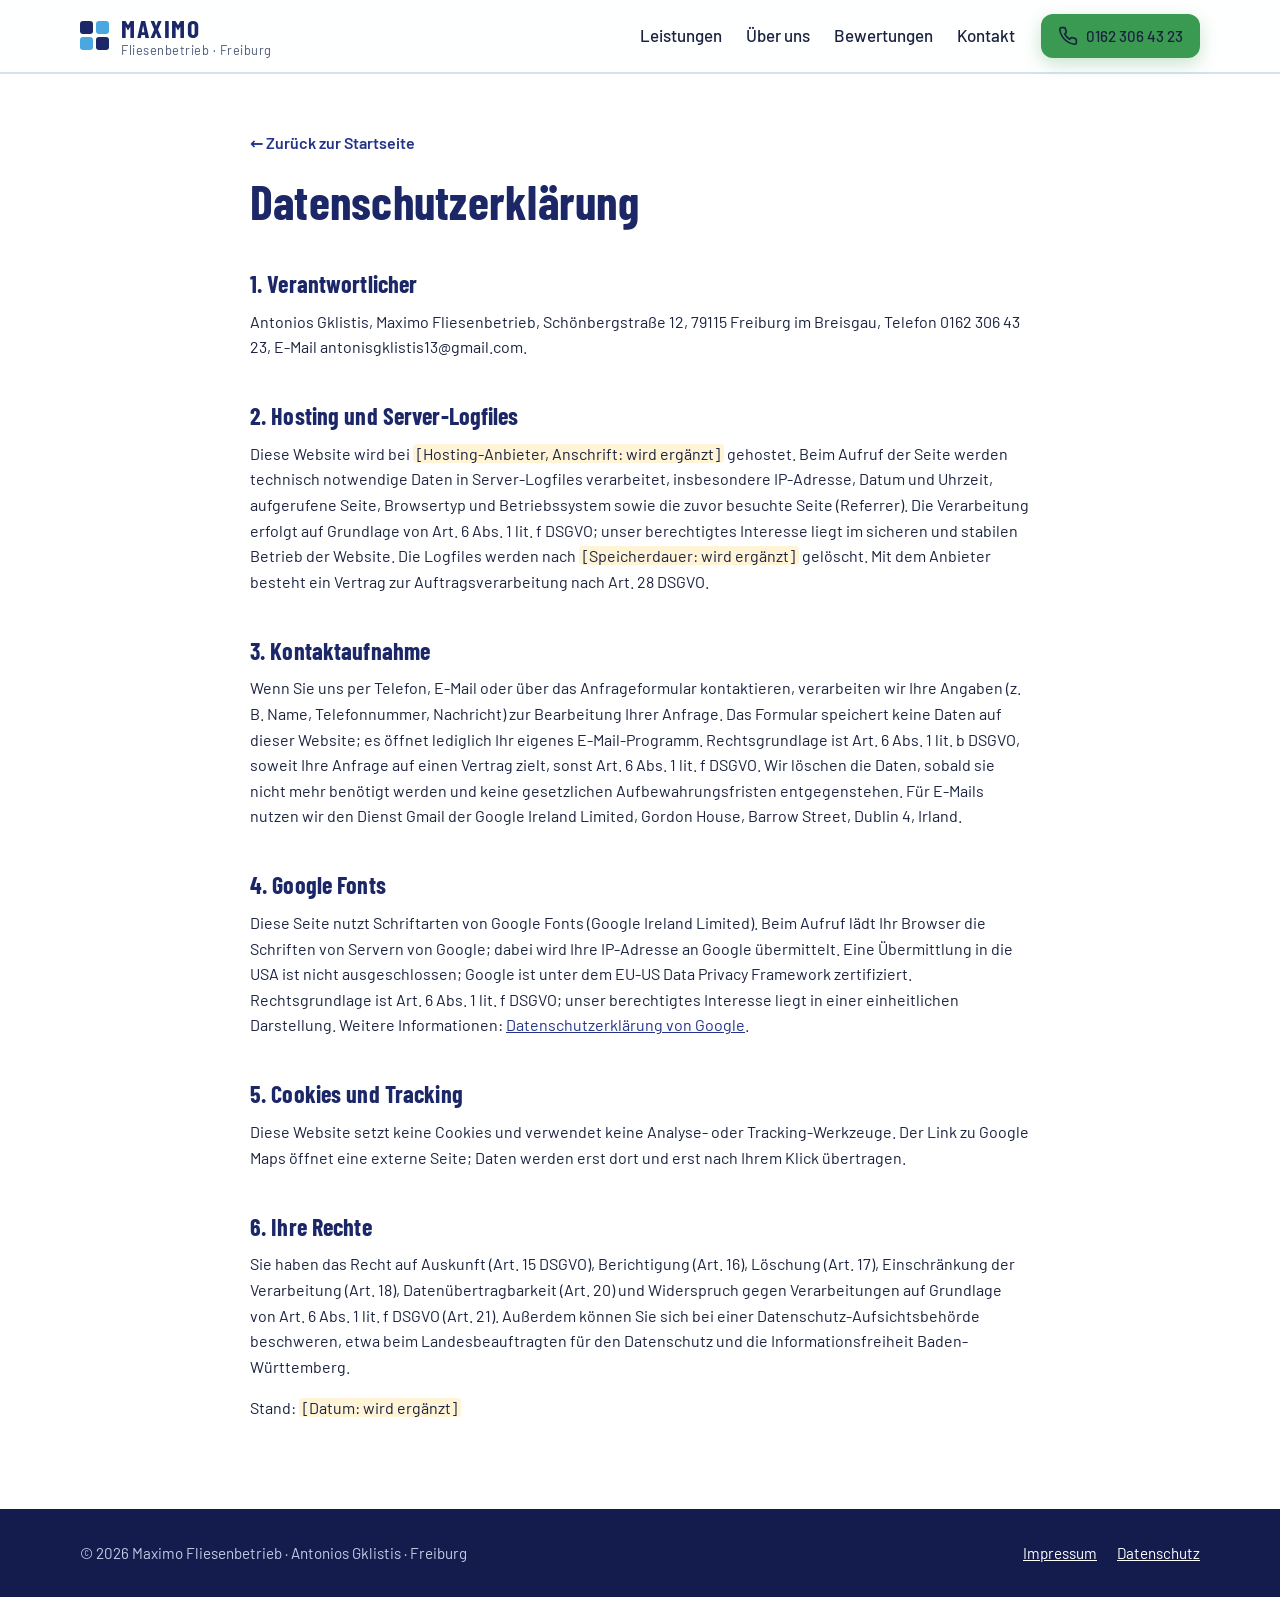
<file: datenschutz.html>
<!doctype html>
<html lang="de">
<head>
<meta charset="utf-8">
<meta name="viewport" content="width=device-width, initial-scale=1">
<title>Datenschutzerklärung – Maximo Fliesenbetrieb Freiburg</title>
<meta name="robots" content="noindex, follow">
<meta name="theme-color" content="#1b2766">
<link rel="preconnect" href="https://fonts.googleapis.com">
<link rel="preconnect" href="https://fonts.gstatic.com" crossorigin>
<link href="https://fonts.googleapis.com/css2?family=Barlow+Condensed:wght@600;700&family=Barlow:wght@400;500;600&display=swap" rel="stylesheet">
<link rel="icon" href="data:image/svg+xml,%3Csvg xmlns='http://www.w3.org/2000/svg' viewBox='0 0 32 32'%3E%3Crect width='15' height='15' rx='2' fill='%231b2766'/%3E%3Crect x='17' width='15' height='15' rx='2' fill='%234aa8e0'/%3E%3Crect y='17' width='15' height='15' rx='2' fill='%234aa8e0'/%3E%3Crect x='17' y='17' width='15' height='15' rx='2' fill='%231b2766'/%3E%3C/svg%3E">
<link rel="stylesheet" href="assets/style.css">
</head>
<body>
<a class="skip" href="#inhalt">Zum Inhalt springen</a>

<header class="header">
  <div class="wrap">
    <a class="brand" href="index.html" aria-label="Maximo Fliesenbetrieb – zur Startseite">
      <span class="brand-mark" aria-hidden="true"><span></span><span></span><span></span><span></span></span>
      <span class="brand-text"><span class="brand-name">MAXIMO</span><span class="brand-sub">Fliesenbetrieb · Freiburg</span></span>
    </a>
    <nav class="nav" aria-label="Hauptnavigation">
      <ul>
        <li><a href="index.html#leistungen">Leistungen</a></li>
        <li><a href="index.html#ueber-uns">Über uns</a></li>
        <li><a href="index.html#bewertungen">Bewertungen</a></li>
        <li><a href="index.html#kontakt">Kontakt</a></li>
      </ul>
      <a class="btn btn-cta btn-small header-phone" href="tel:+491623064323">
        <svg viewBox="0 0 24 24" fill="none" stroke="currentColor" stroke-width="2" stroke-linecap="round" stroke-linejoin="round" aria-hidden="true"><path d="M22 16.9v3a2 2 0 0 1-2.2 2 19.8 19.8 0 0 1-8.6-3.1 19.5 19.5 0 0 1-6-6A19.8 19.8 0 0 1 2.1 4.2 2 2 0 0 1 4.1 2h3a2 2 0 0 1 2 1.7c.1.9.4 1.8.7 2.7a2 2 0 0 1-.5 2.1L8 9.8a16 16 0 0 0 6 6l1.3-1.3a2 2 0 0 1 2.1-.4c.9.3 1.8.6 2.7.7a2 2 0 0 1 1.7 2z"/></svg>
        0162 306 43 23
      </a>
    </nav>
  </div>
</header>

<main id="inhalt">
<section class="legal">
  <div class="wrap">
    <a class="back-link" href="index.html">← Zurück zur Startseite</a>
    <h1 id="datenschutz-title">Datenschutzerklärung</h1>
    <h2>1. Verantwortlicher</h2>
    <p>Antonios Gklistis, Maximo Fliesenbetrieb, Schönbergstraße 12, 79115 Freiburg im Breisgau, Telefon 0162 306 43 23, E-Mail antonisgklistis13@gmail.com.</p>
    <h2>2. Hosting und Server-Logfiles</h2>
    <p>Diese Website wird bei <span class="todo">[Hosting-Anbieter, Anschrift: wird ergänzt]</span> gehostet. Beim Aufruf der Seite werden technisch notwendige Daten in Server-Logfiles verarbeitet, insbesondere IP-Adresse, Datum und Uhrzeit, aufgerufene Seite, Browsertyp und Betriebssystem sowie die zuvor besuchte Seite (Referrer). Die Verarbeitung erfolgt auf Grundlage von Art. 6 Abs. 1 lit. f DSGVO; unser berechtigtes Interesse liegt im sicheren und stabilen Betrieb der Website. Die Logfiles werden nach <span class="todo">[Speicherdauer: wird ergänzt]</span> gelöscht. Mit dem Anbieter besteht ein Vertrag zur Auftragsverarbeitung nach Art. 28 DSGVO.</p>
    <h2>3. Kontaktaufnahme</h2>
    <p>Wenn Sie uns per Telefon, E-Mail oder über das Anfrageformular kontaktieren, verarbeiten wir Ihre Angaben (z. B. Name, Telefonnummer, Nachricht) zur Bearbeitung Ihrer Anfrage. Das Formular speichert keine Daten auf dieser Website; es öffnet lediglich Ihr eigenes E-Mail-Programm. Rechtsgrundlage ist Art. 6 Abs. 1 lit. b DSGVO, soweit Ihre Anfrage auf einen Vertrag zielt, sonst Art. 6 Abs. 1 lit. f DSGVO. Wir löschen die Daten, sobald sie nicht mehr benötigt werden und keine gesetzlichen Aufbewahrungsfristen entgegenstehen. Für E-Mails nutzen wir den Dienst Gmail der Google Ireland Limited, Gordon House, Barrow Street, Dublin 4, Irland.</p>
    <h2>4. Google Fonts</h2>
    <p>Diese Seite nutzt Schriftarten von Google Fonts (Google Ireland Limited). Beim Aufruf lädt Ihr Browser die Schriften von Servern von Google; dabei wird Ihre IP-Adresse an Google übermittelt. Eine Übermittlung in die USA ist nicht ausgeschlossen; Google ist unter dem EU-US Data Privacy Framework zertifiziert. Rechtsgrundlage ist Art. 6 Abs. 1 lit. f DSGVO; unser berechtigtes Interesse liegt in einer einheitlichen Darstellung. Weitere Informationen: <a href="https://policies.google.com/privacy" target="_blank" rel="noopener noreferrer">Datenschutzerklärung von Google</a>.</p>
    <h2>5. Cookies und Tracking</h2>
    <p>Diese Website setzt keine Cookies und verwendet keine Analyse- oder Tracking-Werkzeuge. Der Link zu Google Maps öffnet eine externe Seite; Daten werden erst dort und erst nach Ihrem Klick übertragen.</p>
    <h2>6. Ihre Rechte</h2>
    <p>Sie haben das Recht auf Auskunft (Art. 15 DSGVO), Berichtigung (Art. 16), Löschung (Art. 17), Einschränkung der Verarbeitung (Art. 18), Datenübertragbarkeit (Art. 20) und Widerspruch gegen Verarbeitungen auf Grundlage von Art. 6 Abs. 1 lit. f DSGVO (Art. 21). Außerdem können Sie sich bei einer Datenschutz-Aufsichtsbehörde beschweren, etwa beim Landesbeauftragten für den Datenschutz und die Informationsfreiheit Baden-Württemberg.</p>
    <p>Stand: <span class="todo">[Datum: wird ergänzt]</span></p>
  </div>
</section>
</main>

<footer class="footer">
  <div class="wrap">
    <span>© <span id="year">2026</span> Maximo Fliesenbetrieb · Antonios Gklistis · Freiburg</span>
    <nav aria-label="Rechtliches"><a href="impressum.html">Impressum</a><a href="datenschutz.html" aria-current="page">Datenschutz</a></nav>
  </div>
</footer>

<script>
var y=document.getElementById('year'); if(y) y.textContent=new Date().getFullYear();
</script>
</body>
</html>
</file>
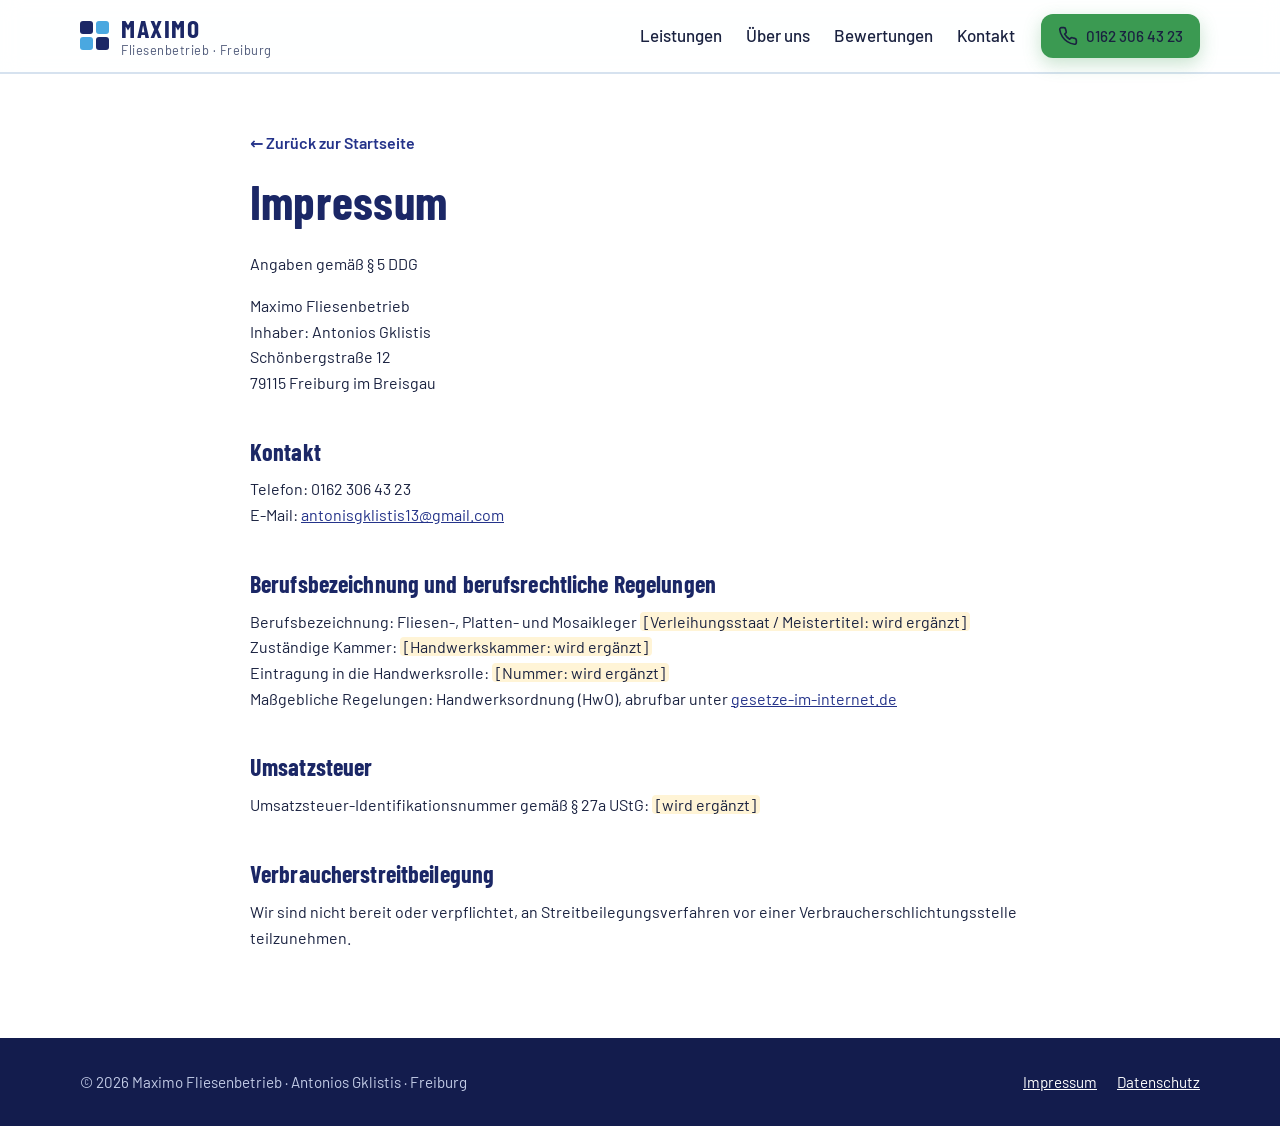
<file: impressum.html>
<!doctype html>
<html lang="de">
<head>
<meta charset="utf-8">
<meta name="viewport" content="width=device-width, initial-scale=1">
<title>Impressum – Maximo Fliesenbetrieb Freiburg</title>
<meta name="robots" content="noindex, follow">
<meta name="theme-color" content="#1b2766">
<link rel="preconnect" href="https://fonts.googleapis.com">
<link rel="preconnect" href="https://fonts.gstatic.com" crossorigin>
<link href="https://fonts.googleapis.com/css2?family=Barlow+Condensed:wght@600;700&family=Barlow:wght@400;500;600&display=swap" rel="stylesheet">
<link rel="icon" href="data:image/svg+xml,%3Csvg xmlns='http://www.w3.org/2000/svg' viewBox='0 0 32 32'%3E%3Crect width='15' height='15' rx='2' fill='%231b2766'/%3E%3Crect x='17' width='15' height='15' rx='2' fill='%234aa8e0'/%3E%3Crect y='17' width='15' height='15' rx='2' fill='%234aa8e0'/%3E%3Crect x='17' y='17' width='15' height='15' rx='2' fill='%231b2766'/%3E%3C/svg%3E">
<link rel="stylesheet" href="assets/style.css">
</head>
<body>
<a class="skip" href="#inhalt">Zum Inhalt springen</a>

<header class="header">
  <div class="wrap">
    <a class="brand" href="index.html" aria-label="Maximo Fliesenbetrieb – zur Startseite">
      <span class="brand-mark" aria-hidden="true"><span></span><span></span><span></span><span></span></span>
      <span class="brand-text"><span class="brand-name">MAXIMO</span><span class="brand-sub">Fliesenbetrieb · Freiburg</span></span>
    </a>
    <nav class="nav" aria-label="Hauptnavigation">
      <ul>
        <li><a href="index.html#leistungen">Leistungen</a></li>
        <li><a href="index.html#ueber-uns">Über uns</a></li>
        <li><a href="index.html#bewertungen">Bewertungen</a></li>
        <li><a href="index.html#kontakt">Kontakt</a></li>
      </ul>
      <a class="btn btn-cta btn-small header-phone" href="tel:+491623064323">
        <svg viewBox="0 0 24 24" fill="none" stroke="currentColor" stroke-width="2" stroke-linecap="round" stroke-linejoin="round" aria-hidden="true"><path d="M22 16.9v3a2 2 0 0 1-2.2 2 19.8 19.8 0 0 1-8.6-3.1 19.5 19.5 0 0 1-6-6A19.8 19.8 0 0 1 2.1 4.2 2 2 0 0 1 4.1 2h3a2 2 0 0 1 2 1.7c.1.9.4 1.8.7 2.7a2 2 0 0 1-.5 2.1L8 9.8a16 16 0 0 0 6 6l1.3-1.3a2 2 0 0 1 2.1-.4c.9.3 1.8.6 2.7.7a2 2 0 0 1 1.7 2z"/></svg>
        0162 306 43 23
      </a>
    </nav>
  </div>
</header>

<main id="inhalt">
<section class="legal">
  <div class="wrap">
    <a class="back-link" href="index.html">← Zurück zur Startseite</a>
    <h1 id="impressum-title">Impressum</h1>
    <p>Angaben gemäß § 5 DDG</p>
    <p>Maximo Fliesenbetrieb<br>Inhaber: Antonios Gklistis<br>Schönbergstraße 12<br>79115 Freiburg im Breisgau</p>
    <h2>Kontakt</h2>
    <p>Telefon: 0162 306 43 23<br>E-Mail: <a href="mailto:antonisgklistis13@gmail.com">antonisgklistis13@gmail.com</a></p>
    <h2>Berufsbezeichnung und berufsrechtliche Regelungen</h2>
    <p>Berufsbezeichnung: Fliesen-, Platten- und Mosaikleger <span class="todo">[Verleihungsstaat / Meistertitel: wird ergänzt]</span><br>
    Zuständige Kammer: <span class="todo">[Handwerkskammer: wird ergänzt]</span><br>
    Eintragung in die Handwerksrolle: <span class="todo">[Nummer: wird ergänzt]</span><br>
    Maßgebliche Regelungen: Handwerksordnung (HwO), abrufbar unter <a href="https://www.gesetze-im-internet.de/hwo/" target="_blank" rel="noopener noreferrer">gesetze-im-internet.de</a></p>
    <h2>Umsatzsteuer</h2>
    <p>Umsatzsteuer-Identifikationsnummer gemäß § 27a UStG: <span class="todo">[wird ergänzt]</span></p>
    <h2>Verbraucherstreitbeilegung</h2>
    <p>Wir sind nicht bereit oder verpflichtet, an Streitbeilegungsverfahren vor einer Verbraucherschlichtungsstelle teilzunehmen.</p>
  </div>
</section>
</main>

<footer class="footer">
  <div class="wrap">
    <span>© <span id="year">2026</span> Maximo Fliesenbetrieb · Antonios Gklistis · Freiburg</span>
    <nav aria-label="Rechtliches"><a href="impressum.html" aria-current="page">Impressum</a><a href="datenschutz.html">Datenschutz</a></nav>
  </div>
</footer>

<script>
var y=document.getElementById('year'); if(y) y.textContent=new Date().getFullYear();
</script>
</body>
</html>
</file>
<file: assets/style.css>
:root{
  --navy:#1b2766;
  --navy-2:#24338a;
  --navy-deep:#131c4d;
  --sky:#4aa8e0;
  --sky-soft:#9fd3f2;
  --sky-text:#1f6fa8;
  --ice:#e3f1fb;
  --bg:#f4f8fc;
  --white:#ffffff;
  --green:#3b9a52;
  --green-dark:#2f7f43;
  --text:#1a2240;
  --muted:#4d5878;
  --line:#d6e2ef;
  --radius:18px;
  --shadow:0 1px 2px rgba(27,39,102,.06),0 8px 24px rgba(27,39,102,.08);
  --head:"Barlow Condensed",system-ui,sans-serif;
  --body:"Barlow",system-ui,-apple-system,"Segoe UI",sans-serif;
  --max:1160px;
}
*,*::before,*::after{box-sizing:border-box}
html{scroll-behavior:smooth;scroll-padding-top:84px;-webkit-text-size-adjust:100%}
body{margin:0;font-family:var(--body);font-size:1.0625rem;line-height:1.6;color:var(--text);background:var(--bg)}
img{max-width:100%;display:block}
a{color:var(--navy-2)}
h1,h2,h3{font-family:var(--head);font-weight:700;line-height:1.08;color:var(--navy);margin:0 0 .5em;letter-spacing:.005em}
h1{font-size:clamp(2.6rem,7vw,4.4rem)}
h2{font-size:clamp(2rem,4.5vw,2.9rem)}
h3{font-size:1.45rem}
p{margin:0 0 1em}
.wrap{max-width:var(--max);margin:0 auto;padding:0 20px}
section{padding:80px 0}
.eyebrow{display:inline-block;font-family:var(--head);font-weight:600;font-size:1rem;letter-spacing:.14em;text-transform:uppercase;color:var(--sky-text);margin-bottom:.6em}
.lead{font-size:1.15rem;color:var(--muted);max-width:60ch}
.section-head{max-width:720px;margin-bottom:44px}
.skip{position:absolute;left:-9999px;top:8px;background:var(--navy);color:#fff;padding:10px 16px;border-radius:8px;z-index:100}
.skip:focus{left:12px}
:focus-visible{outline:3px solid var(--sky);outline-offset:3px;border-radius:6px}

/* Buttons */
.btn{display:inline-flex;align-items:center;justify-content:center;gap:.5em;min-height:50px;padding:.75em 1.4em;border-radius:12px;font-family:var(--body);font-weight:600;font-size:1.02rem;text-decoration:none;border:2px solid transparent;cursor:pointer;transition:background .2s,transform .2s,box-shadow .2s,color .2s}
.btn svg{width:20px;height:20px;flex:none}
.btn-cta{background:var(--green);color:#fff;box-shadow:0 6px 18px rgba(59,154,82,.28)}
.btn-cta:hover{background:var(--green-dark);transform:translateY(-1px)}
.btn-ghost{background:transparent;color:var(--navy);border-color:var(--navy)}
.btn-ghost:hover{background:var(--navy);color:#fff}
.btn-small{min-height:42px;padding:.5em 1em;font-size:.95rem}

/* Header */
.header{position:sticky;top:0;z-index:50;background:rgba(255,255,255,.92);backdrop-filter:saturate(1.4) blur(10px);-webkit-backdrop-filter:saturate(1.4) blur(10px);border-bottom:1px solid var(--line)}
.header .wrap{display:flex;align-items:center;justify-content:space-between;gap:20px;height:72px}
.brand{display:flex;align-items:center;gap:12px;text-decoration:none;color:var(--navy)}
.brand-mark{display:grid;grid-template-columns:repeat(2,13px);gap:3px}
.brand-mark span{width:13px;height:13px;border-radius:3px;background:var(--navy)}
.brand-mark span:nth-child(2),.brand-mark span:nth-child(3){background:var(--sky)}
.brand-text{display:flex;flex-direction:column;line-height:1}
.brand-name{font-family:var(--head);font-weight:700;font-size:1.6rem;letter-spacing:.06em}
.brand-sub{font-size:.8rem;color:var(--muted);letter-spacing:.04em;margin-top:3px}
.nav{display:flex;align-items:center;gap:26px}
.nav ul{display:flex;gap:24px;list-style:none;margin:0;padding:0}
.nav a{color:var(--text);text-decoration:none;font-weight:500}
.nav ul a:hover{color:var(--navy-2);text-decoration:underline;text-underline-offset:4px}
.header-phone{display:none}
@media (max-width:900px){.nav ul{display:none}}
@media (min-width:600px){.header-phone{display:inline-flex}}

/* Hero */
.hero{padding:64px 0 72px;background:linear-gradient(180deg,#fff 0%,var(--bg) 100%);overflow:hidden}
.hero .wrap{display:grid;gap:48px;align-items:center}
@media (min-width:960px){.hero .wrap{grid-template-columns:1.1fr .9fr}.hero{padding:88px 0 96px}}
.hero h1 span{color:var(--sky-text)}
.hero .lead{margin-bottom:1.6em}
.hero-actions{display:flex;flex-wrap:wrap;gap:12px;margin-bottom:28px}
.rating{display:inline-flex;align-items:center;gap:12px;background:#fff;border:1px solid var(--line);border-radius:999px;padding:8px 18px 8px 8px;box-shadow:var(--shadow);text-decoration:none;color:var(--text)}
.rating-score{background:var(--navy);color:#fff;font-family:var(--head);font-weight:700;font-size:1.25rem;border-radius:999px;padding:4px 12px}
.stars{color:#f2b51c;letter-spacing:2px;font-size:1.05rem}
.rating small{display:block;color:var(--muted);font-size:.9rem;line-height:1.2}

/* Mosaic */
.mosaic{display:grid;grid-template-columns:repeat(6,1fr);gap:8px;aspect-ratio:1;max-width:460px;width:100%;margin:0 auto;padding:14px;background:#fff;border-radius:24px;box-shadow:var(--shadow);border:1px solid var(--line)}
.mosaic i{border-radius:7px;background:var(--c,var(--navy));opacity:0;transform:scale(.6);animation:tileIn .55s cubic-bezier(.2,.8,.3,1.2) forwards;animation-delay:var(--d,0s)}
@keyframes tileIn{to{opacity:1;transform:none}}
.mosaic i.shimmer{animation:tileIn .55s cubic-bezier(.2,.8,.3,1.2) forwards,shimmer 5s ease-in-out infinite;animation-delay:var(--d,0s),calc(var(--d,0s) + 1.5s)}
@keyframes shimmer{0%,100%{filter:none}50%{filter:brightness(1.18)}}
@media (prefers-reduced-motion:reduce){
  html{scroll-behavior:auto}
  .mosaic i,.mosaic i.shimmer{animation:none;opacity:1;transform:none}
  .btn{transition:none}
}

/* Cards */
.grid-3{display:grid;gap:20px}
@media (min-width:760px){.grid-3{grid-template-columns:repeat(3,1fr)}}
.card{background:#fff;border:1px solid var(--line);border-radius:var(--radius);padding:28px;box-shadow:var(--shadow)}
.card p{color:var(--muted);margin:0}
.pillar{position:relative;padding-top:34px}
.pillar-num{position:absolute;top:-1px;left:28px;transform:translateY(-50%);width:44px;height:44px;border-radius:10px;background:var(--navy);color:#fff;display:grid;place-items:center;font-family:var(--head);font-weight:700;font-size:1.35rem}
.pillars{background:#fff;padding:72px 0}
.pillars .grid-3{margin-top:24px;row-gap:40px}

.icon{width:52px;height:52px;border-radius:14px;background:var(--ice);color:var(--navy);display:grid;place-items:center;margin-bottom:18px}
.icon svg{width:28px;height:28px}
.service h3{margin-bottom:.35em}

/* About */
.about{background:#fff}
.about .wrap{display:grid;gap:44px;align-items:center}
@media (min-width:960px){.about .wrap{grid-template-columns:1fr 1fr}}
.stats{display:grid;grid-template-columns:repeat(2,1fr);gap:14px;margin-top:28px}
.stat{background:var(--bg);border:1px solid var(--line);border-radius:14px;padding:18px}
.stat strong{display:block;font-family:var(--head);font-weight:700;font-size:1.9rem;color:var(--navy);line-height:1.1}
.stat span{color:var(--muted);font-size:.95rem}
.photo{position:relative;border-radius:22px;overflow:hidden;background:linear-gradient(135deg,var(--navy),var(--navy-2));aspect-ratio:4/3;box-shadow:var(--shadow)}
.photo img{width:100%;height:100%;object-fit:cover}
.photo-fallback{position:absolute;inset:0;display:grid;place-items:center;color:#fff;font-family:var(--head);font-size:1.6rem;letter-spacing:.08em;text-align:center;padding:20px}
.photo figcaption{position:absolute;left:14px;bottom:14px;background:rgba(19,28,77,.82);color:#fff;font-size:.9rem;padding:6px 12px;border-radius:999px}

/* Steps */
.steps{counter-reset:s;display:grid;gap:20px;list-style:none;margin:0;padding:0}
@media (min-width:760px){.steps{grid-template-columns:repeat(3,1fr)}}
.steps li{counter-increment:s;background:#fff;border:1px solid var(--line);border-radius:var(--radius);padding:28px;box-shadow:var(--shadow)}
.steps li::before{content:"Schritt " counter(s);display:block;font-family:var(--head);font-weight:600;letter-spacing:.12em;text-transform:uppercase;color:var(--sky-text);margin-bottom:6px}
.steps p{color:var(--muted);margin:0}

/* Reviews */
.reviews{background:var(--navy);color:#e8eefc;position:relative;overflow:hidden}
.reviews::before{content:"";position:absolute;right:-60px;top:-60px;width:260px;height:260px;background:
  linear-gradient(var(--navy-2),var(--navy-2)) 0 0/48% 48% no-repeat,
  linear-gradient(rgba(74,168,224,.35),rgba(74,168,224,.35)) 100% 0/48% 48% no-repeat,
  linear-gradient(rgba(74,168,224,.35),rgba(74,168,224,.35)) 0 100%/48% 48% no-repeat,
  linear-gradient(var(--navy-2),var(--navy-2)) 100% 100%/48% 48% no-repeat;opacity:.6;transform:rotate(12deg)}
.reviews h2,.reviews .eyebrow{color:#fff}
.reviews .eyebrow{color:var(--sky-soft)}
.reviews .lead{color:#c9d5f2}
.quote{background:rgba(255,255,255,.06);border:1px solid rgba(255,255,255,.14);border-radius:var(--radius);padding:28px;margin:0;display:flex;flex-direction:column}
.quote .stars{margin-bottom:12px}
.quote blockquote{margin:0 0 18px;font-size:1.08rem;line-height:1.55;color:#fff;flex:1}
.quote figcaption{color:var(--sky-soft);font-weight:600}
.source{margin-top:28px;font-size:.9rem;color:#aebce3}
.reviews .rating{background:rgba(255,255,255,.08);border-color:rgba(255,255,255,.18);color:#fff;box-shadow:none;margin-top:8px}
.reviews .rating small{color:#c9d5f2}

/* Contact */
.contact .wrap{display:grid;gap:36px}
@media (min-width:960px){.contact .wrap{grid-template-columns:.85fr 1.15fr}}
.contact-list{list-style:none;margin:24px 0 0;padding:0;display:grid;gap:14px}
.contact-list a{display:flex;align-items:center;gap:14px;text-decoration:none;color:var(--text);background:#fff;border:1px solid var(--line);border-radius:14px;padding:16px;box-shadow:var(--shadow);overflow-wrap:anywhere}
.contact-list a:hover{border-color:var(--sky)}
.contact-list .icon{margin:0;width:46px;height:46px;flex:none}
.contact-list small{display:block;color:var(--muted);font-size:.85rem}
.contact-list strong{font-weight:600}
form.card{display:grid;gap:16px}
.field{display:grid;gap:6px}
label{font-weight:600;color:var(--navy)}
input,select,textarea{font:inherit;color:var(--text);background:var(--bg);border:1.5px solid var(--line);border-radius:12px;padding:12px 14px;width:100%}
input:focus,select:focus,textarea:focus{outline:none;border-color:var(--sky);box-shadow:0 0 0 4px rgba(74,168,224,.25);background:#fff}
textarea{min-height:140px;resize:vertical}
.form-row{display:grid;gap:16px}
@media (min-width:600px){.form-row{grid-template-columns:1fr 1fr}}
.form-note{font-size:.88rem;color:var(--muted);margin:0}
.form-error{color:#b42318;font-size:.92rem;margin:0;min-height:1.2em}

/* Legal (eigene Unterseiten) */
.legal{background:#fff;border-top:1px solid var(--line);padding:56px 0 72px;font-size:1rem}
.legal h1{font-size:clamp(2.2rem,5vw,3rem)}
.legal h2{font-size:1.5rem;margin-top:1.8em}
.legal h3{font-size:1.2rem;margin-top:1.6em}
.legal .wrap{max-width:820px}
.back-link{display:inline-block;margin-bottom:20px;font-weight:600;text-decoration:none}
.back-link:hover{text-decoration:underline;text-underline-offset:4px}
.todo{background:#fff4d6;padding:0 4px;border-radius:4px}

/* Footer */
.footer{background:var(--navy-deep);color:#c2cbe6;padding:32px 0;font-size:.95rem}
.footer .wrap{display:flex;flex-wrap:wrap;gap:16px;justify-content:space-between;align-items:center}
.footer a{color:#fff}
.footer nav{display:flex;gap:20px}

/* Mobile bar */
.mobile-bar{position:fixed;left:0;right:0;bottom:0;z-index:60;display:grid;grid-template-columns:1fr 1fr;gap:10px;padding:10px 12px calc(10px + env(safe-area-inset-bottom));background:rgba(255,255,255,.96);border-top:1px solid var(--line);box-shadow:0 -6px 20px rgba(27,39,102,.08)}
.mobile-bar .btn{width:100%}
@media (max-width:767px){body{padding-bottom:78px}}
@media (min-width:768px){.mobile-bar{display:none}}
</file>
